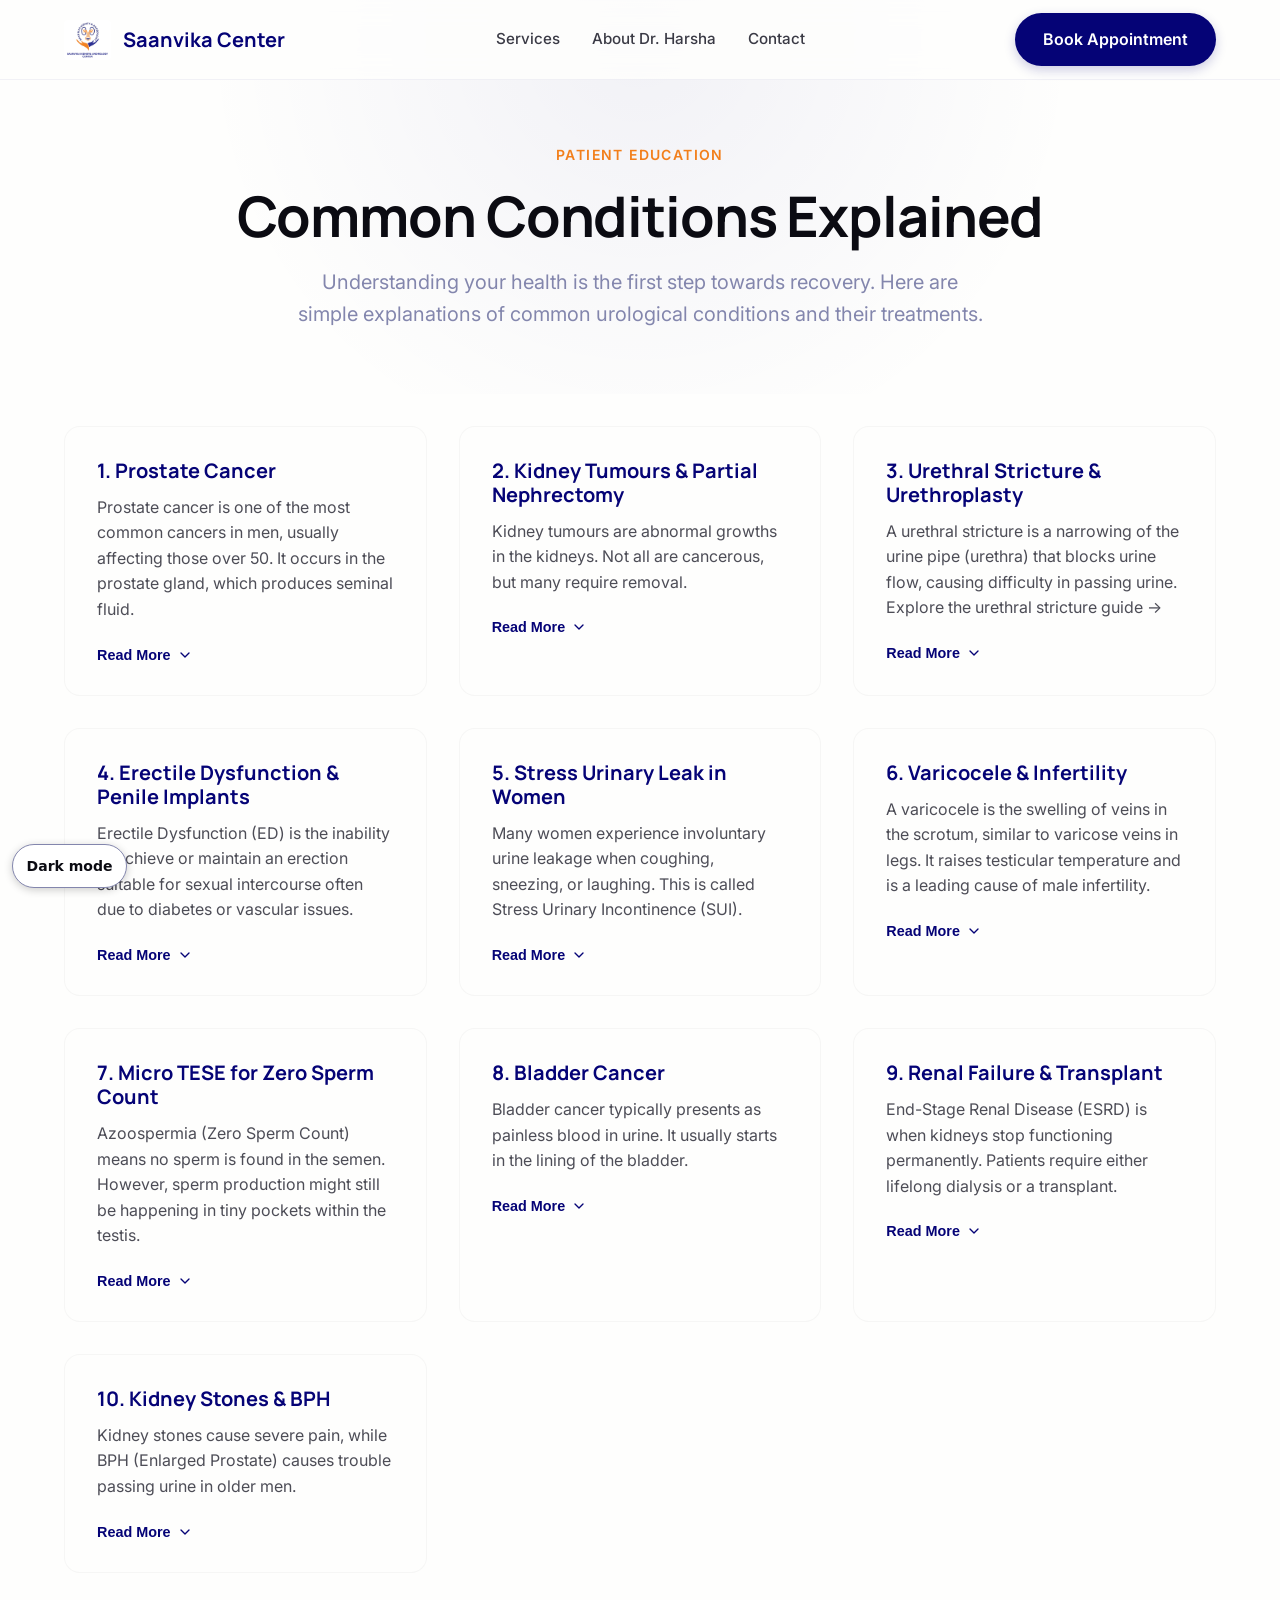
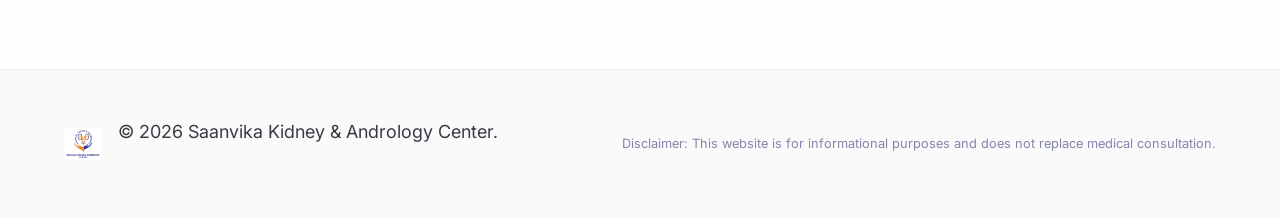
<file: conditions.html>
<!DOCTYPE html>
<html lang="en">

<head>
    <meta charset="UTF-8">
    <meta name="viewport" content="width=device-width, initial-scale=1.0">
    <meta name="description"
        content="Patient Education: Common Urological Conditions explained simply. Learn about Prostate Cancer, Kidney Stones, Urethroplasty, and more.">
    <title>Common Conditions | Saanvika Kidney & Andrology Center</title>

    <!-- Google Fonts -->
    <link rel="preconnect" href="https://fonts.googleapis.com">
    <link rel="preconnect" href="https://fonts.gstatic.com" crossorigin>
    <link
        href="https://fonts.googleapis.com/css2?family=Inter:wght@400;500;600&family=Manrope:wght@500;600;700;800&display=swap"
        rel="stylesheet">

    <!-- CSS -->
    <link rel="stylesheet" href="styles.css">
    <link rel="stylesheet" href="theme.css">
    <script src="theme.js"></script>

    <!-- Favicon -->
    <link rel="icon" type="image/jpg" href="assets/logo.jpg">
</head>

<body>

    <!-- Navigation -->
    <nav class="navbar" id="navbar">
        <div class="container nav-container">
            <a href="index.html" class="nav-logo" aria-label="Saanvika Kidney Center Home">
                <img src="assets/logo.jpg" alt="Saanvika Kidney & Andrology Center Logo">
                <span class="logo-text">Saanvika Center</span>
            </a>

            <div class="nav-links desktop-only">
                <a href="index.html#services" class="nav-link">Services</a>
                <a href="index.html#about" class="nav-link">About Dr. Harsha</a>
                <a href="index.html#contact" class="nav-link">Contact</a>
            </div>

            <div class="nav-actions desktop-only">
                <a href="index.html#booking" class="btn btn-primary">Book Appointment</a>
            </div>

            <button class="menu-toggle mobile-only" aria-label="Toggle menu" id="menu-toggle">
                <svg width="24" height="24" viewBox="0 0 24 24" fill="none" stroke="currentColor" stroke-width="2"
                    stroke-linecap="round" stroke-linejoin="round">
                    <line x1="3" y1="12" x2="21" y2="12"></line>
                    <line x1="3" y1="6" x2="21" y2="6"></line>
                    <line x1="3" y1="18" x2="21" y2="18"></line>
                </svg>
            </button>
        </div>

        <!-- Mobile Menu Drawer -->
        <div class="mobile-menu" id="mobile-menu">
            <div class="mobile-menu-content">
                <a href="index.html" class="mobile-link">Home</a>
                <a href="index.html#services" class="mobile-link">Services</a>
                <a href="index.html#contact" class="mobile-link">Contact Us</a>
            </div>
        </div>
    </nav>

    <main>
        <!-- Header -->
        <section class="cv-header">
            <div class="container reveal-up">
                <span class="overline">Patient Education</span>
                <h1>Common Conditions Explained</h1>
                <p>Understanding your health is the first step towards recovery. Here are simple explanations of common
                    urological conditions and their treatments.</p>
            </div>
        </section>

        <!-- Conditions Grid -->
        <section class="cv-section" style="padding-top: 2rem;">
            <div class="container">
                <div class="grid-layout">

                    <!-- 1. Prostate Cancer -->
                    <div class="service-card reveal-up">
                        <h3 style="color: var(--color-primary);">1. Prostate Cancer</h3>
                        <p>Prostate cancer is one of the most common cancers in men, usually affecting those over 50. It
                            occurs in the prostate gland, which produces seminal fluid.</p>
                        <div class="service-details">
                            <p><strong>Symptoms:</strong> Difficulty starting urination, weak urine flow, blood in urine
                                or semen, and bone pain in advanced stages.</p>
                            <p><strong>Treatment:</strong> Early detection through PSA screening is key. For localized
                                cancer, **Robotic Radical Prostatectomy** is the gold standard surgical treatment. It
                                offers
                                precise removal of the cancer while preserving urinary control and sexual function
                                helping
                                in faster recovery.</p>
                        </div>
                        <button class="service-toggle-btn">
                            Read More
                            <svg class="toggle-icon" width="16" height="16" viewBox="0 0 24 24" fill="none"
                                stroke="currentColor" stroke-width="2" stroke-linecap="round" stroke-linejoin="round">
                                <polyline points="6 9 12 15 18 9"></polyline>
                            </svg>
                        </button>
                    </div>

                    <!-- 2. Kidney Tumours -->
                    <div class="service-card reveal-up" style="transition-delay: 0.1s;">
                        <h3 style="color: var(--color-primary);">2. Kidney Tumours & Partial Nephrectomy</h3>
                        <p>Kidney tumours are abnormal growths in the kidneys. Not all are cancerous, but many require
                            removal.</p>
                        <div class="service-details">
                            <p><strong>Symptoms:</strong> Blood in urine (hematuria), persistent pain in the side or
                                back, and a palpable lump in the abdomen.</p>
                            <p><strong>Treatment:</strong> In the past, the entire kidney was often removed. Now, we
                                emphasize
                                **Partial Nephrectomy** (Nephron Sparing Surgery), especially for smaller tumours. This
                                complex procedure removes *only* the tumour while saving the healthy part of the kidney,
                                which is vital for long-term health.</p>
                        </div>
                        <button class="service-toggle-btn">
                            Read More
                            <svg class="toggle-icon" width="16" height="16" viewBox="0 0 24 24" fill="none"
                                stroke="currentColor" stroke-width="2" stroke-linecap="round" stroke-linejoin="round">
                                <polyline points="6 9 12 15 18 9"></polyline>
                            </svg>
                        </button>
                    </div>

                    <!-- 3. Urethral Stricture -->
                    <div class="service-card reveal-up" style="transition-delay: 0.2s;">
                        <h3 style="color: var(--color-primary);">3. Urethral Stricture & Urethroplasty</h3>
                        <p>A urethral stricture is a narrowing of the urine pipe (urethra) that blocks urine flow,
                            causing
                            difficulty in passing urine.</p>
                        <div class="service-details">
                            <p><strong>Symptoms:</strong> Straining to pass urine, weak or thin urine stream, frequent
                                urination, and a feeling of incomplete bladder emptying.</p>
                            <p><strong>Treatment:</strong> Simple cutting of the stricture (OIDM) often fails.
                                **Urethroplasty** is the definitive reconstructive surgery where we surgically repair
                                the narrowed segment, often using a graft from the mouth (Buccal Mucosa), to restore
                                normal flow permanently.</p>
                        </div>
                        <p><a href="urethral-stricture.html">Explore the urethral stricture guide &rarr;</a></p>
                        <button class="service-toggle-btn">
                            Read More
                            <svg class="toggle-icon" width="16" height="16" viewBox="0 0 24 24" fill="none"
                                stroke="currentColor" stroke-width="2" stroke-linecap="round" stroke-linejoin="round">
                                <polyline points="6 9 12 15 18 9"></polyline>
                            </svg>
                        </button>
                    </div>

                    <!-- 4. Erectile Dysfunction -->
                    <div class="service-card reveal-up">
                        <h3 style="color: var(--color-primary);">4. Erectile Dysfunction & Penile Implants</h3>
                        <p>Erectile Dysfunction (ED) is the inability to achieve or maintain an erection suitable for
                            sexual intercourse often due to diabetes or vascular issues.</p>
                        <div class="service-details">
                            <p><strong>Symptoms:</strong> Persistent trouble getting or keeping an erection and reduced
                                sexual desire.</p>
                            <p><strong>Treatment:</strong> When medicines fail, a **Penile Implant** is a life-changing
                                solution. It is a surgically placed device (malleable or inflatable) that allows a man
                                to have an erection whenever desired, restoring confidence and intimacy.</p>
                        </div>
                        <button class="service-toggle-btn">
                            Read More
                            <svg class="toggle-icon" width="16" height="16" viewBox="0 0 24 24" fill="none"
                                stroke="currentColor" stroke-width="2" stroke-linecap="round" stroke-linejoin="round">
                                <polyline points="6 9 12 15 18 9"></polyline>
                            </svg>
                        </button>
                    </div>

                    <!-- 5. Stress Urinary Leak -->
                    <div class="service-card reveal-up" style="transition-delay: 0.1s;">
                        <h3 style="color: var(--color-primary);">5. Stress Urinary Leak in Women</h3>
                        <p>Many women experience involuntary urine leakage when coughing, sneezing, or laughing. This is
                            called Stress Urinary Incontinence (SUI).</p>
                        <div class="service-details">
                            <p><strong>Symptoms:</strong> Unintentional urine leakage during physical activities like
                                coughing, sneezing, laughing, or exercising.</p>
                            <p><strong>Treatment:</strong> **Sling Surgery (TOT/TVT)** is a minimally invasive procedure
                                where a small tape is placed under the urethra to support it like a hammock. It
                                effectively stops leakage and drastically improves quality of life.</p>
                        </div>
                        <button class="service-toggle-btn">
                            Read More
                            <svg class="toggle-icon" width="16" height="16" viewBox="0 0 24 24" fill="none"
                                stroke="currentColor" stroke-width="2" stroke-linecap="round" stroke-linejoin="round">
                                <polyline points="6 9 12 15 18 9"></polyline>
                            </svg>
                        </button>
                    </div>

                    <!-- 6. Varicocele -->
                    <div class="service-card reveal-up" style="transition-delay: 0.2s;">
                        <h3 style="color: var(--color-primary);">6. Varicocele & Infertility</h3>
                        <p>A varicocele is the swelling of veins in the scrotum, similar to varicose veins in legs. It
                            raises testicular temperature and is a leading cause of male infertility.</p>
                        <div class="service-details">
                            <p><strong>Symptoms:</strong> Dull testicular pain, dragging sensation in the scrotum, or
                                visible enlarged veins (bag of worms).</p>
                            <p><strong>Treatment:</strong> **Microsurgical Varicocelectomy** is the best technique.
                                Using a high-powered microscope, we precisely tie off the swollen veins while preserving
                                arteries. This improves sperm count and quality with the highest success rates.</p>
                        </div>
                        <button class="service-toggle-btn">
                            Read More
                            <svg class="toggle-icon" width="16" height="16" viewBox="0 0 24 24" fill="none"
                                stroke="currentColor" stroke-width="2" stroke-linecap="round" stroke-linejoin="round">
                                <polyline points="6 9 12 15 18 9"></polyline>
                            </svg>
                        </button>
                    </div>

                    <!-- 7. Micro TESE -->
                    <div class="service-card reveal-up">
                        <h3 style="color: var(--color-primary);">7. Micro TESE for Zero Sperm Count</h3>
                        <p>Azoospermia (Zero Sperm Count) means no sperm is found in the semen. However, sperm
                            production might still be happening in tiny pockets within the testis.</p>
                        <div class="service-details">
                            <p><strong>Symptoms:</strong> Inability to conceive naturally despite regular attempts.
                                Semen analysis shows zero sperm count.</p>
                            <p><strong>Treatment:</strong> **Micro TESE** (Testicular Sperm Extraction) is an advanced
                                procedure where we map the testis under a microscope to find those rare healthy tubules
                                containing sperm, which can then be used for IVF/ICSI to father a biological child.</p>
                        </div>
                        <button class="service-toggle-btn">
                            Read More
                            <svg class="toggle-icon" width="16" height="16" viewBox="0 0 24 24" fill="none"
                                stroke="currentColor" stroke-width="2" stroke-linecap="round" stroke-linejoin="round">
                                <polyline points="6 9 12 15 18 9"></polyline>
                            </svg>
                        </button>
                    </div>

                    <!-- 8. Bladder Cancer -->
                    <div class="service-card reveal-up" style="transition-delay: 0.1s;">
                        <h3 style="color: var(--color-primary);">8. Bladder Cancer</h3>
                        <p>Bladder cancer typically presents as painless blood in urine. It usually starts in the lining
                            of the bladder.</p>
                        <div class="service-details">
                            <p><strong>Symptoms:</strong> Painless blood in urine (often visible), frequent need to
                                urinate, or pain during urination.</p>
                            <p><strong>Treatment:</strong> Early stages are treated endoscopically (TURBT). If the
                                cancer has invaded the muscle, the bladder may need removal (Radical Cystectomy). We can
                                often construct a **Neobladder** (new bladder from intestine), allowing the patient to
                                pass urine normally without a permanent external bag.</p>
                        </div>
                        <button class="service-toggle-btn">
                            Read More
                            <svg class="toggle-icon" width="16" height="16" viewBox="0 0 24 24" fill="none"
                                stroke="currentColor" stroke-width="2" stroke-linecap="round" stroke-linejoin="round">
                                <polyline points="6 9 12 15 18 9"></polyline>
                            </svg>
                        </button>
                    </div>

                    <!-- 9. Renal Failure -->
                    <div class="service-card reveal-up" style="transition-delay: 0.2s;">
                        <h3 style="color: var(--color-primary);">9. Renal Failure & Transplant</h3>
                        <p>End-Stage Renal Disease (ESRD) is when kidneys stop functioning permanently. Patients require
                            either lifelong dialysis or a transplant.</p>
                        <div class="service-details">
                            <p><strong>Symptoms:</strong> Severe fatigue, swollen feet or ankles, decreased urine
                                output, and nausea.</p>
                            <p><strong>Treatment:</strong> **Renal Transplant** is the treatment of choice. It offers a
                                much better quality of life and longer survival compared to dialysis. Advances in
                                surgery allow us to perform donor surgery laparoscopically, minimizing pain for the
                                donor.</p>
                        </div>
                        <button class="service-toggle-btn">
                            Read More
                            <svg class="toggle-icon" width="16" height="16" viewBox="0 0 24 24" fill="none"
                                stroke="currentColor" stroke-width="2" stroke-linecap="round" stroke-linejoin="round">
                                <polyline points="6 9 12 15 18 9"></polyline>
                            </svg>
                        </button>
                    </div>

                    <!-- 10. Kidney Stones & BPH -->
                    <div class="service-card reveal-up">
                        <h3 style="color: var(--color-primary);">10. Kidney Stones & BPH</h3>
                        <p>Kidney stones cause severe pain, while BPH (Enlarged Prostate) causes trouble passing urine
                            in older men.</p>
                        <div class="service-details">
                            <p><strong>Symptoms:</strong> <em>Stones:</em> Severe pain in back/side, nausea.
                                <em>BPH:</em> Weak stream, straining, frequent night-time urination.
                            </p>
                            <p><strong>Treatment:</strong> We treat stones using laser (RIRS) or keyhole surgery (PCNL)
                                without open cuts. For BPH, we use laser enucleation (HoLEP) or TURP to remove blocking
                                tissue, restoring free urine flow immediately.</p>
                        </div>
                        <button class="service-toggle-btn">
                            Read More
                            <svg class="toggle-icon" width="16" height="16" viewBox="0 0 24 24" fill="none"
                                stroke="currentColor" stroke-width="2" stroke-linecap="round" stroke-linejoin="round">
                                <polyline points="6 9 12 15 18 9"></polyline>
                            </svg>
                        </button>
                    </div>

                </div>
            </div>
        </section>
    </main>

    <!-- Footer -->
    <footer>
        <div class="container footer-container">
            <div class="footer-left">
                <img src="assets/logo.jpg" alt="Logo" class="footer-logo">
                <p>&copy; <span id="year">2026</span> Saanvika Kidney & Andrology Center.</p>
            </div>
            <div class="footer-right">
                <p class="disclaimer">Disclaimer: This website is for informational purposes and does not replace
                    medical consultation.</p>
            </div>
        </div>
    </footer>

    <script>
        document.addEventListener('DOMContentLoaded', () => {
            initNavbar();
            initMobileMenu();
            initAnimations();
            initServiceCards();
        });

        function initNavbar() {
            const navbar = document.getElementById('navbar');
            window.addEventListener('scroll', () => {
                if (window.scrollY > 50) {
                    navbar.classList.add('scrolled');
                } else {
                    navbar.classList.remove('scrolled');
                }
            });
        }

        function initMobileMenu() {
            const menuToggle = document.getElementById('menu-toggle');
            const mobileMenu = document.getElementById('mobile-menu');
            if (menuToggle && mobileMenu) {
                menuToggle.addEventListener('click', () => {
                    mobileMenu.classList.toggle('active');
                });
            }
        }

        function initAnimations() {
            const observerOptions = {
                root: null,
                rootMargin: '0px',
                threshold: 0.1
            };
            const observer = new IntersectionObserver((entries, observer) => {
                entries.forEach(entry => {
                    if (entry.isIntersecting) {
                        entry.target.classList.add('active-reveal');
                        observer.unobserve(entry.target);
                    }
                });
            }, observerOptions);
            document.querySelectorAll('.reveal-up').forEach(el => observer.observe(el));
        }

        function initServiceCards() {
            const cards = document.querySelectorAll('.service-card');

            cards.forEach(card => {
                card.style.cursor = 'pointer';
                card.addEventListener('click', (e) => {
                    // Close other cards (Accordion behavior)
                    cards.forEach(c => {
                        if (c !== card) {
                            c.classList.remove('active');
                            const btn = c.querySelector('.service-toggle-btn');
                            if (btn && btn.childNodes[0]) btn.childNodes[0].nodeValue = "Read More ";
                        }
                    });

                    // Toggle current
                    const isActive = card.classList.toggle('active');

                    // Update button text
                    const btn = card.querySelector('.service-toggle-btn');
                    if (btn && btn.childNodes[0]) {
                        btn.childNodes[0].nodeValue = isActive ? "Read Less " : "Read More ";
                    }
                });
            });
        }
    </script>
</body>

</html>
</file>
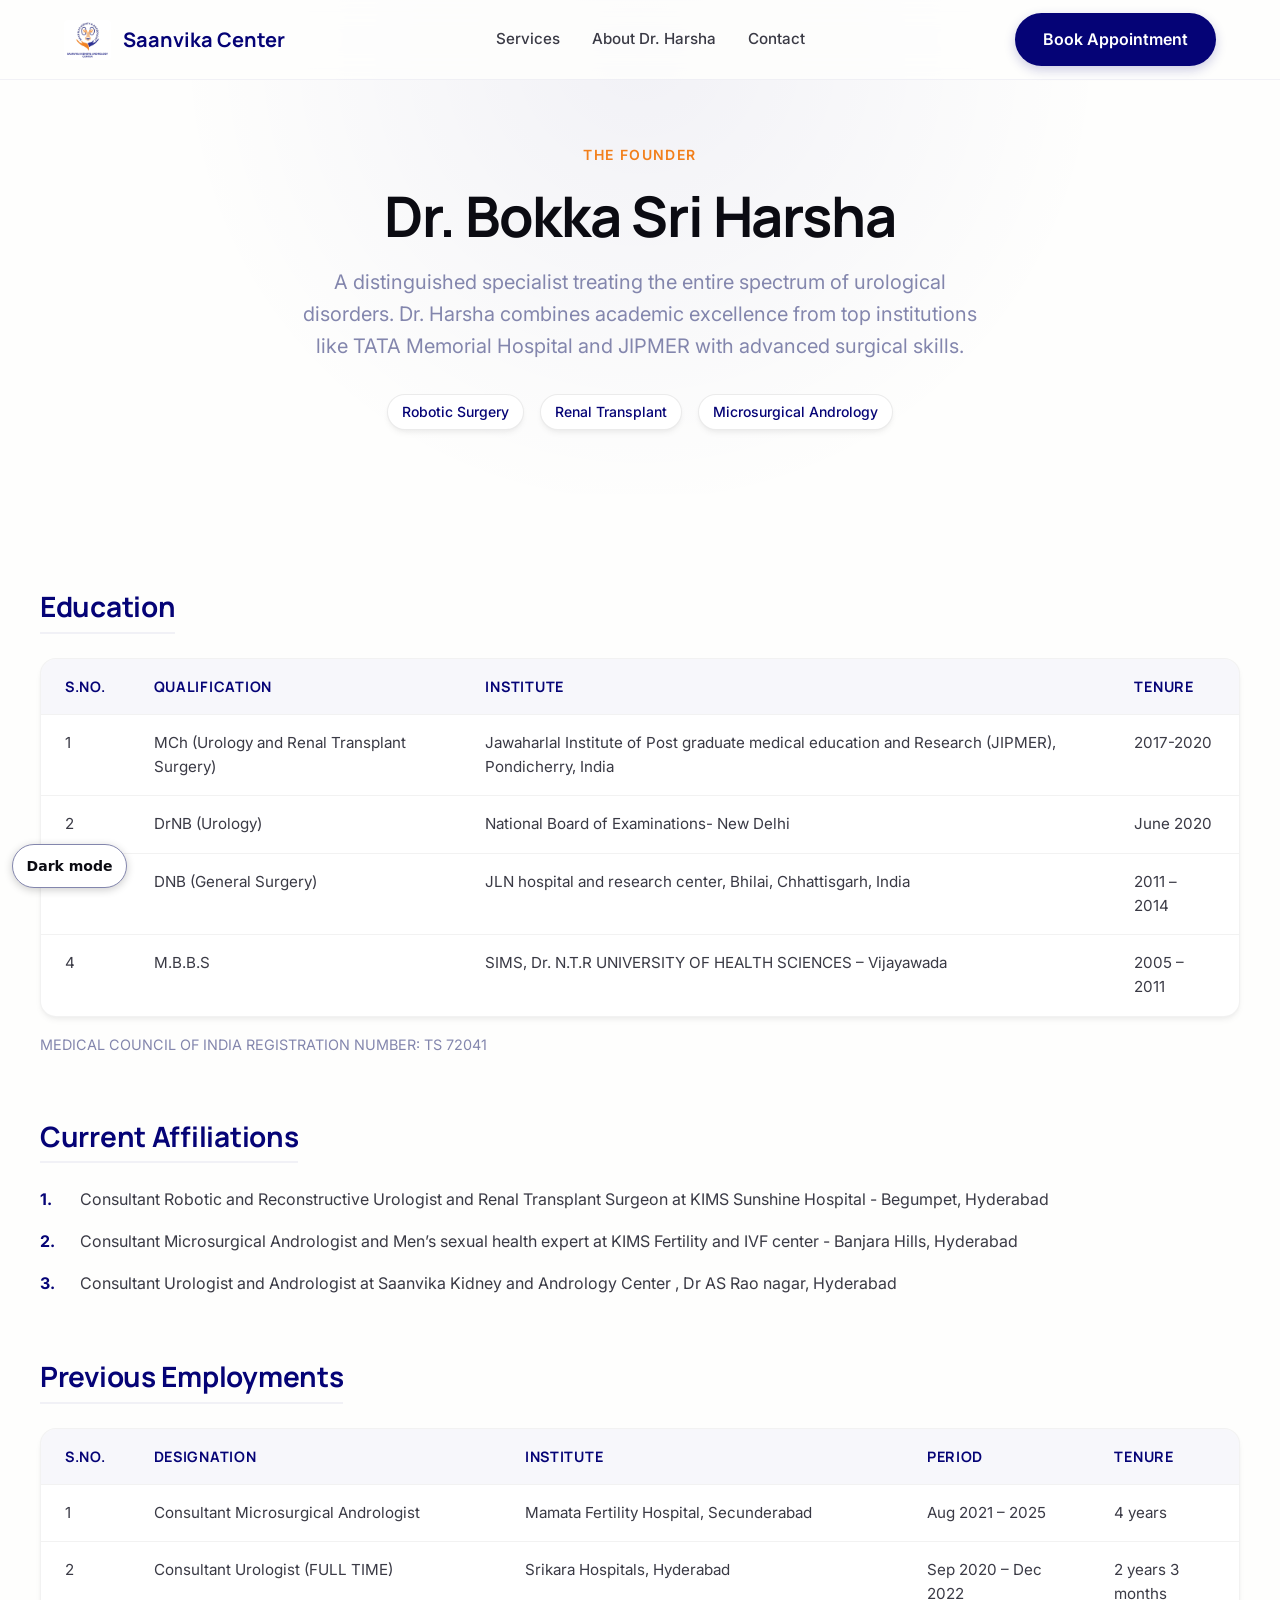
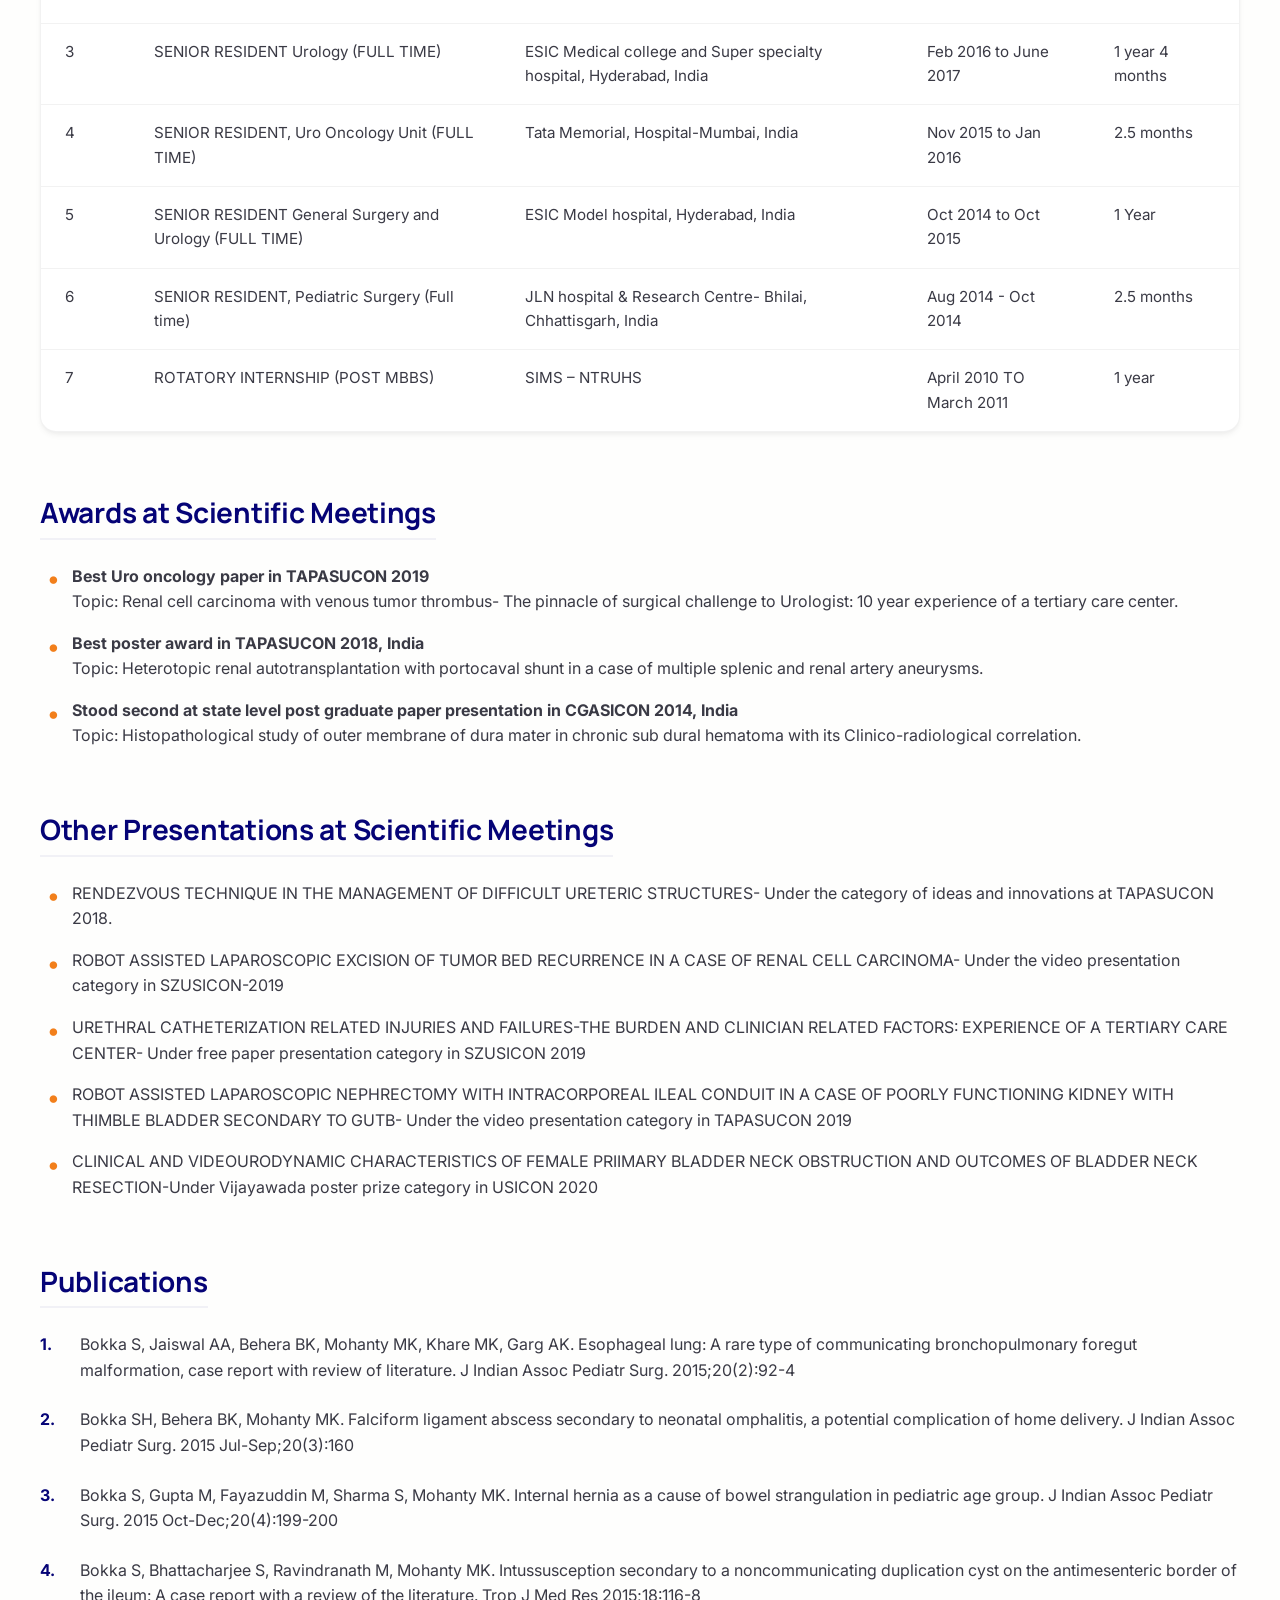
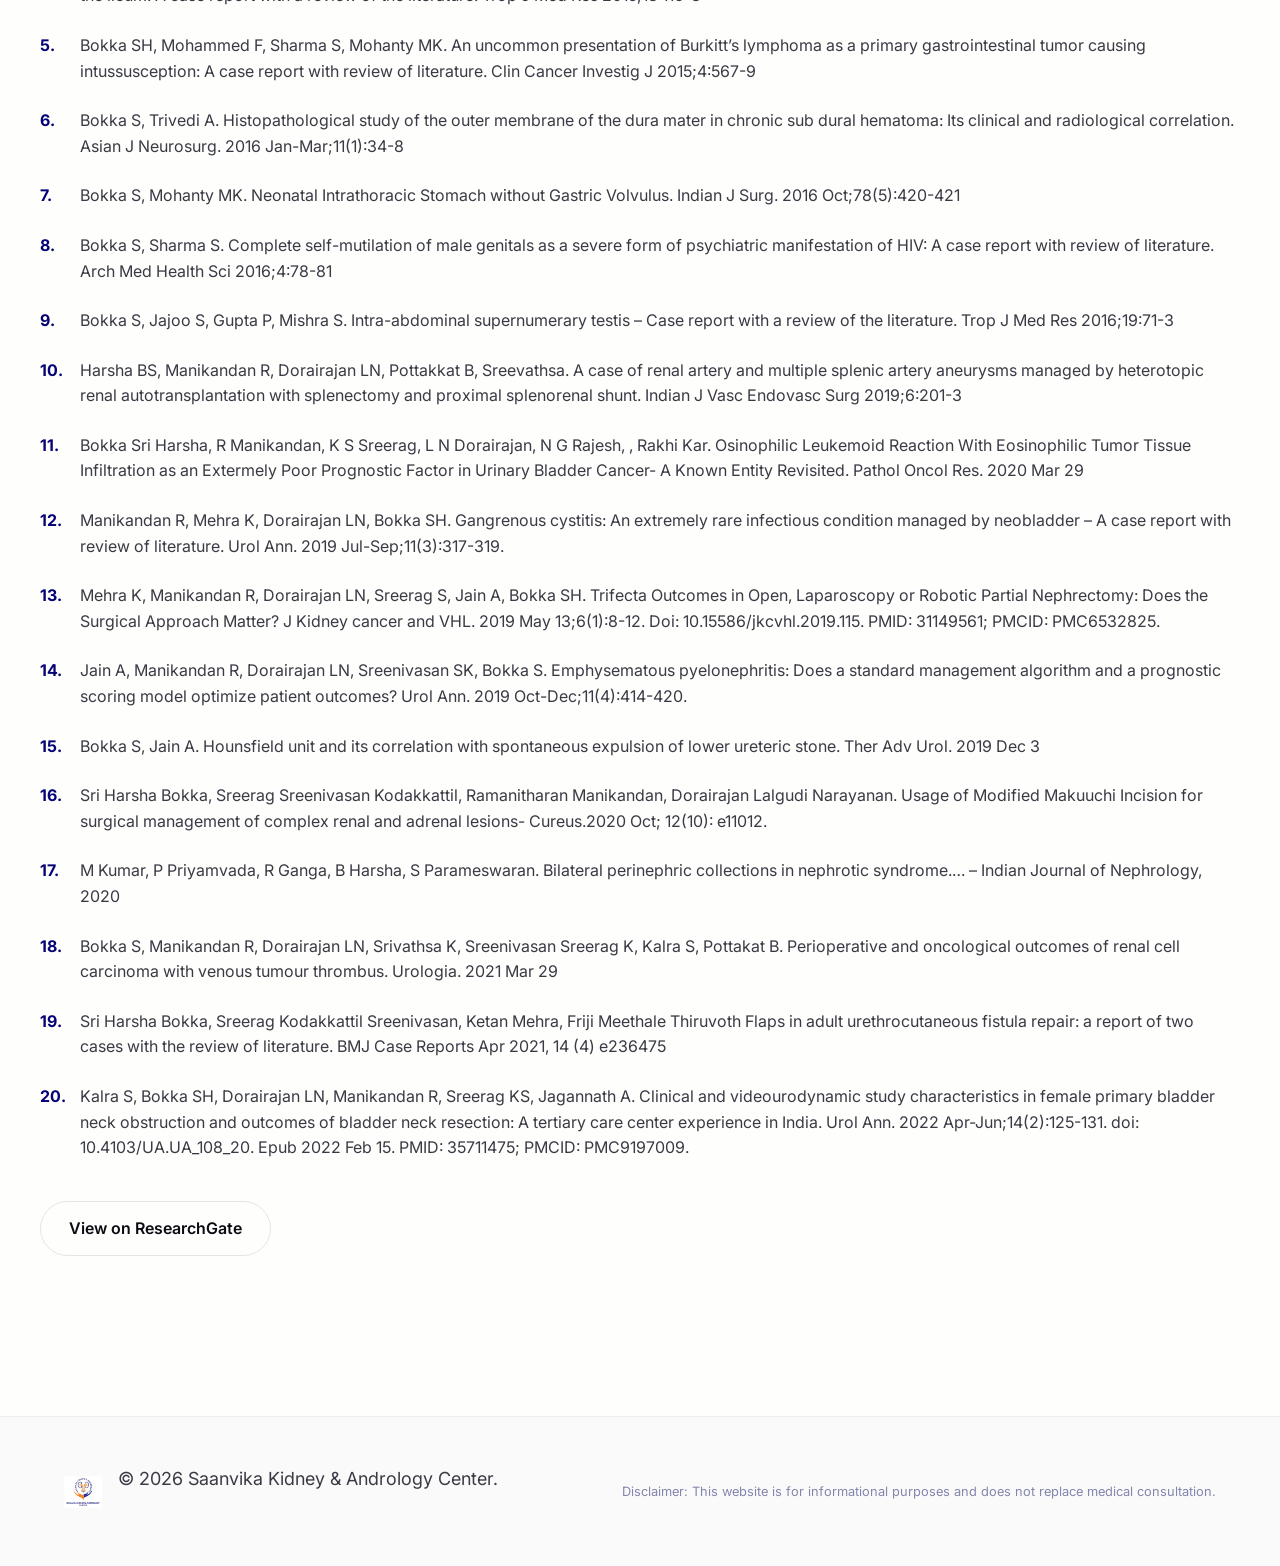
<file: founder.html>
<!DOCTYPE html>
<html lang="en">

<head>
    <meta charset="UTF-8">
    <meta name="viewport" content="width=device-width, initial-scale=1.0">
    <meta name="description"
        content="Dr. Bokka Sri Harsha - Founder of Saanvika Kidney & Andrology Center. Distinguished Urologist and Andrologist with expertise in Robotic Surgery and Renal Transplant.">
    <title>Dr. Bokka Sri Harsha | Founder - Saanvika Kidney & Andrology Center</title>

    <!-- Google Fonts -->
    <link rel="preconnect" href="https://fonts.googleapis.com">
    <link rel="preconnect" href="https://fonts.gstatic.com" crossorigin>
    <link
        href="https://fonts.googleapis.com/css2?family=Inter:wght@400;500;600&family=Manrope:wght@500;600;700;800&display=swap"
        rel="stylesheet">

    <!-- CSS -->
    <link rel="stylesheet" href="styles.css">
    <link rel="stylesheet" href="theme.css">
    <script src="theme.js"></script>

    <!-- Favicon -->
    <link rel="icon" type="image/jpg" href="assets/logo.jpg">
</head>

<body>

    <!-- Navigation -->
    <nav class="navbar" id="navbar">
        <div class="container nav-container">
            <a href="index.html" class="nav-logo" aria-label="Saanvika Kidney Center Home">
                <img src="assets/logo.jpg" alt="Saanvika Kidney & Andrology Center Logo">
                <span class="logo-text">Saanvika Center</span>
            </a>

            <div class="nav-links desktop-only">
                <a href="index.html#services" class="nav-link">Services</a>
                <a href="index.html#about" class="nav-link">About Dr. Harsha</a>
                <a href="index.html#contact" class="nav-link">Contact</a>
            </div>

            <div class="nav-actions desktop-only">
                <a href="index.html#booking" class="btn btn-primary">Book Appointment</a>
            </div>

            <button class="menu-toggle mobile-only" aria-label="Toggle menu" id="menu-toggle">
                <svg width="24" height="24" viewBox="0 0 24 24" fill="none" stroke="currentColor" stroke-width="2"
                    stroke-linecap="round" stroke-linejoin="round">
                    <line x1="3" y1="12" x2="21" y2="12"></line>
                    <line x1="3" y1="6" x2="21" y2="6"></line>
                    <line x1="3" y1="18" x2="21" y2="18"></line>
                </svg>
            </button>
        </div>

        <!-- Mobile Menu Drawer -->
        <div class="mobile-menu" id="mobile-menu">
            <div class="mobile-menu-content">
                <a href="index.html" class="mobile-link">Home</a>
                <a href="index.html#services" class="mobile-link">Services</a>
                <a href="index.html#contact" class="mobile-link">Contact Us</a>
            </div>
        </div>
    </nav>
    <main>
        <!-- CV Header -->
        <section class="cv-header">
            <div class="container reveal-up">
                <span class="overline">The Founder</span>
                <h1>Dr. Bokka Sri Harsha</h1>
                <p>A distinguished specialist treating the entire spectrum of urological disorders. Dr. Harsha combines
                    academic excellence from top institutions like TATA Memorial Hospital and JIPMER with advanced
                    surgical skills.</p>
                <div style="margin-top: 2rem; display: flex; gap: 1rem; justify-content: center; flex-wrap: wrap;">
                    <div class="chip">Robotic Surgery</div>
                    <div class="chip">Renal Transplant</div>
                    <div class="chip">Microsurgical Andrology</div>
                </div>
            </div>
        </section>

        <div class="container cv-section">

            <!-- Education -->
            <div class="cv-block reveal-up">
                <h2>Education</h2>
                <div class="cv-table-container">
                    <table class="cv-table">
                        <thead>
                            <tr>
                                <th>S.No.</th>
                                <th>Qualification</th>
                                <th>Institute</th>
                                <th>Tenure</th>
                            </tr>
                        </thead>
                        <tbody>
                            <tr>
                                <td>1</td>
                                <td>MCh (Urology and Renal Transplant Surgery)</td>
                                <td>Jawaharlal Institute of Post graduate medical education and Research (JIPMER),
                                    Pondicherry, India</td>
                                <td>2017-2020</td>
                            </tr>
                            <tr>
                                <td>2</td>
                                <td>DrNB (Urology)</td>
                                <td>National Board of Examinations- New Delhi</td>
                                <td>June 2020</td>
                            </tr>
                            <tr>
                                <td>3</td>
                                <td>DNB (General Surgery)</td>
                                <td>JLN hospital and research center, Bhilai, Chhattisgarh, India</td>
                                <td>2011 – 2014</td>
                            </tr>
                            <tr>
                                <td>4</td>
                                <td>M.B.B.S</td>
                                <td>SIMS, Dr. N.T.R UNIVERSITY OF HEALTH SCIENCES – Vijayawada</td>
                                <td>2005 – 2011</td>
                            </tr>
                        </tbody>
                    </table>
                </div>
                <p style="font-size: 0.9rem; color: var(--color-slate); margin-top: -1rem;">MEDICAL COUNCIL OF INDIA
                    REGISTRATION NUMBER: TS 72041</p>
            </div>

            <!-- Current Affiliations -->
            <div class="cv-block reveal-up">
                <h2>Current Affiliations</h2>
                <ul class="cv-list numbered">
                    <li>Consultant Robotic and Reconstructive Urologist and Renal Transplant Surgeon at KIMS Sunshine
                        Hospital - Begumpet, Hyderabad</li>
                    <li>Consultant Microsurgical Andrologist and Men’s sexual health expert at KIMS Fertility and IVF
                        center - Banjara Hills, Hyderabad</li>
                    <li>Consultant Urologist and Andrologist at Saanvika Kidney and Andrology Center , Dr AS Rao nagar,
                        Hyderabad</li>
                </ul>
            </div>

            <!-- Previous Employments -->
            <div class="cv-block reveal-up">
                <h2>Previous Employments</h2>
                <div class="cv-table-container">
                    <table class="cv-table">
                        <thead>
                            <tr>
                                <th>S.No.</th>
                                <th>Designation</th>
                                <th>Institute</th>
                                <th>Period</th>
                                <th>Tenure</th>
                            </tr>
                        </thead>
                        <tbody>
                            <tr>
                                <td>1</td>
                                <td>Consultant Microsurgical Andrologist</td>
                                <td>Mamata Fertility Hospital, Secunderabad</td>
                                <td>Aug 2021 – 2025</td>
                                <td>4 years</td>
                            </tr>
                            <tr>
                                <td>2</td>
                                <td>Consultant Urologist (FULL TIME)</td>
                                <td>Srikara Hospitals, Hyderabad</td>
                                <td>Sep 2020 – Dec 2022</td>
                                <td>2 years 3 months</td>
                            </tr>
                            <tr>
                                <td>3</td>
                                <td>SENIOR RESIDENT Urology (FULL TIME)</td>
                                <td>ESIC Medical college and Super specialty hospital, Hyderabad, India</td>
                                <td>Feb 2016 to June 2017</td>
                                <td>1 year 4 months</td>
                            </tr>
                            <tr>
                                <td>4</td>
                                <td>SENIOR RESIDENT, Uro Oncology Unit (FULL TIME)</td>
                                <td>Tata Memorial, Hospital-Mumbai, India</td>
                                <td>Nov 2015 to Jan 2016</td>
                                <td>2.5 months</td>
                            </tr>
                            <tr>
                                <td>5</td>
                                <td>SENIOR RESIDENT General Surgery and Urology (FULL TIME)</td>
                                <td>ESIC Model hospital, Hyderabad, India</td>
                                <td>Oct 2014 to Oct 2015</td>
                                <td>1 Year</td>
                            </tr>
                            <tr>
                                <td>6</td>
                                <td>SENIOR RESIDENT, Pediatric Surgery (Full time)</td>
                                <td>JLN hospital & Research Centre- Bhilai, Chhattisgarh, India</td>
                                <td>Aug 2014 - Oct 2014</td>
                                <td>2.5 months</td>
                            </tr>
                            <tr>
                                <td>7</td>
                                <td>ROTATORY INTERNSHIP (POST MBBS)</td>
                                <td>SIMS – NTRUHS</td>
                                <td>April 2010 TO March 2011</td>
                                <td>1 year</td>
                            </tr>
                        </tbody>
                    </table>
                </div>
            </div>

            <!-- Awards -->
            <div class="cv-block reveal-up">
                <h2>Awards at Scientific Meetings</h2>
                <ul class="cv-list">
                    <li><strong>Best Uro oncology paper in TAPASUCON 2019</strong><br>Topic: Renal cell carcinoma with
                        venous tumor thrombus- The pinnacle of surgical challenge to Urologist: 10 year experience of a
                        tertiary care center.</li>
                    <li><strong>Best poster award in TAPASUCON 2018, India</strong><br>Topic: Heterotopic renal
                        autotransplantation with portocaval shunt in a case of multiple splenic and renal artery
                        aneurysms.</li>
                    <li><strong>Stood second at state level post graduate paper presentation in CGASICON 2014,
                            India</strong><br>Topic: Histopathological study of outer membrane of dura mater in chronic
                        sub dural hematoma with its Clinico-radiological correlation.</li>
                </ul>
            </div>

            <!-- Other Presentations -->
            <div class="cv-block reveal-up">
                <h2>Other Presentations at Scientific Meetings</h2>
                <ul class="cv-list">
                    <li>RENDEZVOUS TECHNIQUE IN THE MANAGEMENT OF DIFFICULT URETERIC STRUCTURES- Under the category of
                        ideas and innovations at TAPASUCON 2018.</li>
                    <li>ROBOT ASSISTED LAPAROSCOPIC EXCISION OF TUMOR BED RECURRENCE IN A CASE OF RENAL CELL CARCINOMA-
                        Under the video presentation category in SZUSICON-2019</li>
                    <li>URETHRAL CATHETERIZATION RELATED INJURIES AND FAILURES-THE BURDEN AND CLINICIAN RELATED FACTORS:
                        EXPERIENCE OF A TERTIARY CARE CENTER- Under free paper presentation category in SZUSICON 2019
                    </li>
                    <li>ROBOT ASSISTED LAPAROSCOPIC NEPHRECTOMY WITH INTRACORPOREAL ILEAL CONDUIT IN A CASE OF POORLY
                        FUNCTIONING KIDNEY WITH THIMBLE BLADDER SECONDARY TO GUTB- Under the video presentation category
                        in TAPASUCON 2019</li>
                    <li>CLINICAL AND VIDEOURODYNAMIC CHARACTERISTICS OF FEMALE PRIIMARY BLADDER NECK OBSTRUCTION AND
                        OUTCOMES OF BLADDER NECK RESECTION-Under Vijayawada poster prize category in USICON 2020</li>
                </ul>
            </div>

            <!-- Publications -->
            <div class="cv-block reveal-up">
                <h2>Publications</h2>
                <ol class="cv-list numbered">
                    <li class="publication-item">Bokka S, Jaiswal AA, Behera BK, Mohanty MK, Khare MK, Garg AK.
                        Esophageal lung: A rare type of communicating bronchopulmonary foregut malformation, case report
                        with review of literature. J Indian Assoc Pediatr Surg. 2015;20(2):92-4</li>
                    <li class="publication-item">Bokka SH, Behera BK, Mohanty MK. Falciform ligament abscess secondary
                        to neonatal omphalitis, a potential complication of home delivery. J Indian Assoc Pediatr Surg.
                        2015 Jul-Sep;20(3):160</li>
                    <li class="publication-item">Bokka S, Gupta M, Fayazuddin M, Sharma S, Mohanty MK. Internal hernia
                        as a cause of bowel strangulation in pediatric age group. J Indian Assoc Pediatr Surg. 2015
                        Oct-Dec;20(4):199-200</li>
                    <li class="publication-item">Bokka S, Bhattacharjee S, Ravindranath M, Mohanty MK. Intussusception
                        secondary to a noncommunicating duplication cyst on the antimesenteric border of the ileum: A
                        case report with a review of the literature. Trop J Med Res 2015;18:116-8</li>
                    <li class="publication-item">Bokka SH, Mohammed F, Sharma S, Mohanty MK. An uncommon presentation of
                        Burkitt’s lymphoma as a primary gastrointestinal tumor causing intussusception: A case report
                        with review of literature. Clin Cancer Investig J 2015;4:567-9</li>
                    <li class="publication-item">Bokka S, Trivedi A. Histopathological study of the outer membrane of
                        the dura mater in chronic sub dural hematoma: Its clinical and radiological correlation. Asian J
                        Neurosurg. 2016 Jan-Mar;11(1):34-8</li>
                    <li class="publication-item">Bokka S, Mohanty MK. Neonatal Intrathoracic Stomach without Gastric
                        Volvulus. Indian J Surg. 2016 Oct;78(5):420-421</li>
                    <li class="publication-item">Bokka S, Sharma S. Complete self-mutilation of male genitals as a
                        severe form of psychiatric manifestation of HIV: A case report with review of literature. Arch
                        Med Health Sci 2016;4:78-81</li>
                    <li class="publication-item">Bokka S, Jajoo S, Gupta P, Mishra S. Intra-abdominal supernumerary
                        testis – Case report with a review of the literature. Trop J Med Res 2016;19:71-3</li>
                    <li class="publication-item">Harsha BS, Manikandan R, Dorairajan LN, Pottakkat B, Sreevathsa. A case
                        of renal artery and multiple splenic artery aneurysms managed by heterotopic renal
                        autotransplantation with splenectomy and proximal splenorenal shunt. Indian J Vasc Endovasc Surg
                        2019;6:201-3</li>
                    <li class="publication-item">Bokka Sri Harsha, R Manikandan, K S Sreerag, L N Dorairajan, N G
                        Rajesh, , Rakhi Kar. Osinophilic Leukemoid Reaction With Eosinophilic Tumor Tissue Infiltration
                        as an Extermely Poor Prognostic Factor in Urinary Bladder Cancer- A Known Entity Revisited.
                        Pathol Oncol Res. 2020 Mar 29</li>
                    <li class="publication-item">Manikandan R, Mehra K, Dorairajan LN, Bokka SH. Gangrenous cystitis: An
                        extremely rare infectious condition managed by neobladder – A case report with review of
                        literature. Urol Ann. 2019 Jul-Sep;11(3):317-319.</li>
                    <li class="publication-item">Mehra K, Manikandan R, Dorairajan LN, Sreerag S, Jain A, Bokka SH.
                        Trifecta Outcomes in Open, Laparoscopy or Robotic Partial Nephrectomy: Does the Surgical
                        Approach Matter? J Kidney cancer and VHL. 2019 May 13;6(1):8-12. Doi: 10.15586/jkcvhl.2019.115.
                        PMID: 31149561; PMCID: PMC6532825.</li>
                    <li class="publication-item">Jain A, Manikandan R, Dorairajan LN, Sreenivasan SK, Bokka S.
                        Emphysematous pyelonephritis: Does a standard management algorithm and a prognostic scoring
                        model optimize patient outcomes? Urol Ann. 2019 Oct-Dec;11(4):414-420.</li>
                    <li class="publication-item">Bokka S, Jain A. Hounsfield unit and its correlation with spontaneous
                        expulsion of lower ureteric stone. Ther Adv Urol. 2019 Dec 3</li>
                    <li class="publication-item">Sri Harsha Bokka, Sreerag Sreenivasan Kodakkattil, Ramanitharan
                        Manikandan, Dorairajan Lalgudi Narayanan. Usage of Modified Makuuchi Incision for surgical
                        management of complex renal and adrenal lesions- Cureus.2020 Oct; 12(10): e11012.</li>
                    <li class="publication-item">M Kumar, P Priyamvada, R Ganga, B Harsha, S Parameswaran. Bilateral
                        perinephric collections in nephrotic syndrome.… – Indian Journal of Nephrology, 2020</li>
                    <li class="publication-item">Bokka S, Manikandan R, Dorairajan LN, Srivathsa K, Sreenivasan Sreerag
                        K, Kalra S, Pottakat B. Perioperative and oncological outcomes of renal cell carcinoma with
                        venous tumour thrombus. Urologia. 2021 Mar 29</li>
                    <li class="publication-item">Sri Harsha Bokka, Sreerag Kodakkattil Sreenivasan, Ketan Mehra, Friji
                        Meethale Thiruvoth Flaps in adult urethrocutaneous fistula repair: a report of two cases with
                        the review of literature. BMJ Case Reports Apr 2021, 14 (4) e236475</li>
                    <li class="publication-item">Kalra S, Bokka SH, Dorairajan LN, Manikandan R, Sreerag KS, Jagannath
                        A. Clinical and videourodynamic study characteristics in female primary bladder neck obstruction
                        and outcomes of bladder neck resection: A tertiary care center experience in India. Urol Ann.
                        2022 Apr-Jun;14(2):125-131. doi: 10.4103/UA.UA_108_20. Epub 2022 Feb 15. PMID: 35711475; PMCID:
                        PMC9197009.</li>
                </ol>
                <a href="https://www.researchgate.net/profile/Sri-Harsha-Bokka-2" target="_blank"
                    class="btn btn-outline" style="margin-top: 1rem;">View on ResearchGate</a>
            </div>

        </div>
    </main>

    <!-- Footer -->
    <footer>
        <div class="container footer-container">
            <div class="footer-left">
                <img src="assets/logo.jpg" alt="Logo" class="footer-logo">
                <p>&copy; <span id="year">2026</span> Saanvika Kidney & Andrology Center.</p>
            </div>
            <div class="footer-right">
                <p class="disclaimer">Disclaimer: This website is for informational purposes and does not replace
                    medical consultation.</p>
            </div>
        </div>
    </footer>

    <!-- Simple Script for Menu & Animations on this page -->
    <script>
        document.addEventListener('DOMContentLoaded', () => {
            // Mobile Menu
            const menuToggle = document.getElementById('menu-toggle');
            const mobileMenu = document.getElementById('mobile-menu');
            if (menuToggle && mobileMenu) {
                menuToggle.addEventListener('click', () => {
                    mobileMenu.classList.toggle('active');
                });
            }

            // Navbar Scroll
            const navbar = document.getElementById('navbar');
            window.addEventListener('scroll', () => {
                if (window.scrollY > 50) {
                    navbar.classList.add('scrolled');
                } else {
                    navbar.classList.remove('scrolled');
                }
            });

            // Reveal Animation
            const observerOptions = {
                root: null,
                rootMargin: '0px',
                threshold: 0.1
            };
            const observer = new IntersectionObserver((entries, observer) => {
                entries.forEach(entry => {
                    if (entry.isIntersecting) {
                        entry.target.classList.add('active-reveal');
                        observer.unobserve(entry.target);
                    }
                });
            }, observerOptions);
            document.querySelectorAll('.reveal-up').forEach(el => observer.observe(el));
        });
    </script>
</body>

</html>
</file>
<file: styles.css>
/* 
   Saanvika Kidney & Andrology Center 
   Premium Medical Design System 
*/

:root {
    /* Color System */
    --color-primary: #050376;
    --color-primary-light: #2F338E;
    --color-accent: #F27F1B;
    --color-slate: #8386AD;
    --color-neutral: #DBCBC4;
    --color-bg: #FEFEFD;
    --color-text-dark: #0B0B12;
    --color-text-body: #3A3A45;
    --color-text-light: #F5F6FA;
    --color-surface: #FFFFFF;

    /* Spacing & Layout */
    --container-width: 1200px;
    --container-padding: 24px;
    --header-height: 80px;

    /* Effects */
    --shadow-sm: 0 4px 6px -1px rgba(0, 0, 0, 0.05), 0 2px 4px -1px rgba(0, 0, 0, 0.03);
    --shadow-md: 0 10px 15px -3px rgba(5, 3, 118, 0.08), 0 4px 6px -2px rgba(5, 3, 118, 0.04);
    --shadow-lg: 0 20px 25px -5px rgba(5, 3, 118, 0.1), 0 10px 10px -5px rgba(5, 3, 118, 0.04);
    --radius-sm: 8px;
    --radius-md: 16px;
    --radius-lg: 24px;
    --radius-full: 9999px;

    /* Transitions */
    --transition-fast: 0.2s cubic-bezier(0.4, 0, 0.2, 1);
    --transition-smooth: 0.4s cubic-bezier(0.2, 0.8, 0.2, 1);
}

/* Base & Reset */
*,
*::before,
*::after {
    margin: 0;
    padding: 0;
    box-sizing: border-box;
}

html {
    scroll-behavior: smooth;
    -webkit-font-smoothing: antialiased;
}

body {
    font-family: 'Inter', sans-serif;
    background-color: var(--color-bg);
    color: var(--color-text-body);
    line-height: 1.6;
    overflow-x: hidden;
}

h1,
h2,
h3,
h4,
h5,
h6 {
    font-family: 'Manrope', sans-serif;
    color: var(--color-text-dark);
    line-height: 1.2;
    font-weight: 700;
}

a {
    text-decoration: none;
    color: inherit;
    transition: var(--transition-fast);
}

ul {
    list-style: none;
}

img,
video,
iframe {
    max-width: 100%;
    display: block;
}

/* Utilities */
.container {
    max-width: var(--container-width);
    margin: 0 auto;
    padding: 0 var(--container-padding);
}

.text-gradient {
    background: linear-gradient(135deg, var(--color-primary), var(--color-accent));
    -webkit-background-clip: text;
    background-clip: text;
    -webkit-text-fill-color: transparent;
    color: transparent;
}

.overline {
    display: block;
    text-transform: uppercase;
    font-size: 0.875rem;
    letter-spacing: 0.1em;
    font-weight: 600;
    color: var(--color-accent);
    margin-bottom: 1rem;
}

.center-text {
    text-align: center;
}

/* Typography */
h1 {
    font-size: clamp(2.5rem, 5vw, 4rem);
    margin-bottom: 1.5rem;
    letter-spacing: -0.02em;
}

h2 {
    font-size: clamp(2rem, 4vw, 3rem);
    margin-bottom: 1rem;
    letter-spacing: -0.01em;
}

h3 {
    font-size: 1.5rem;
    margin-bottom: 0.75rem;
}

p {
    margin-bottom: 1.5rem;
    font-size: 1.125rem;
}

/* Buttons */
.btn {
    display: inline-flex;
    align-items: center;
    justify-content: center;
    padding: 0.875rem 1.75rem;
    font-weight: 600;
    border-radius: var(--radius-full);
    font-size: 1rem;
    cursor: pointer;
    transition: all var(--transition-fast);
    border: none;
}

.btn-sm {
    padding: 0.5rem 1rem;
    font-size: 0.875rem;
}

.btn-primary {
    background-color: var(--color-primary);
    color: #fff;
    box-shadow: 0 4px 12px rgba(5, 3, 118, 0.2);
}

.btn-primary:hover {
    background-color: var(--color-primary-light);
    transform: translateY(-2px);
    box-shadow: 0 8px 16px rgba(5, 3, 118, 0.3);
}

.btn-secondary {
    background-color: transparent;
    color: var(--color-primary);
    border: 1px solid rgba(5, 3, 118, 0.1);
}

.btn-secondary:hover {
    background-color: rgba(5, 3, 118, 0.05);
}

.btn-outline {
    background-color: transparent;
    color: var(--color-text-dark);
    border: 1px solid rgba(0, 0, 0, 0.1);
}

.btn-outline:hover {
    border-color: var(--color-primary);
    color: var(--color-primary);
}

/* Navigation - Glassmorphism */
.navbar {
    position: fixed;
    top: 0;
    left: 0;
    width: 100%;
    height: var(--header-height);
    background: rgba(254, 254, 253, 0.85);
    /* Off-white with opacity */
    backdrop-filter: blur(12px);
    -webkit-backdrop-filter: blur(12px);
    z-index: 1000;
    display: flex;
    align-items: center;
    border-bottom: 1px solid rgba(5, 3, 118, 0.05);
    transition: all 0.3s ease;
}

.navbar.scrolled {
    height: 70px;
    background: rgba(254, 254, 253, 0.95);
    box-shadow: 0 4px 20px rgba(0, 0, 0, 0.05);
}

.nav-container {
    display: flex;
    justify-content: space-between;
    align-items: center;
    width: 100%;
}

.nav-logo {
    display: flex;
    align-items: center;
    gap: 12px;
    font-weight: 700;
    font-family: 'Manrope', sans-serif;
    font-size: 1.25rem;
    color: var(--color-primary);
}

.nav-logo img {
    height: 40px;
    width: auto;
    border-radius: 4px;
    /* Slight round on logo */
}

/* Make logo text hide on very small screens if needed, but keeping for now */
.logo-text-col {
    display: flex;
    flex-direction: column;
    justify-content: center;
    line-height: 1.2;
}

.logo-title {
    font-size: 0.95rem;
    /* Slightly smaller than previous single line but bold */
    font-weight: 700;
    color: var(--color-primary);
}

.logo-subtitle {
    font-size: 0.8rem;
    font-weight: 600;
    color: var(--color-accent);
    /* Using accent color for contrast */
    text-transform: uppercase;
    letter-spacing: 0.05em;
}

.nav-links {
    display: flex;
    gap: 2rem;
}

.nav-link {
    font-size: 0.95rem;
    font-weight: 500;
    color: var(--color-text-body);
    position: relative;
    padding: 0.5rem 0;
}

.nav-link::after {
    content: '';
    position: absolute;
    bottom: 0;
    left: 0;
    width: 0;
    height: 2px;
    background-color: var(--color-primary);
    transition: width 0.3s ease;
}

.nav-link:hover {
    color: var(--color-primary);
}

.nav-link:hover::after {
    width: 100%;
}

.nav-actions {
    display: flex;
    gap: 1rem;
    align-items: center;
}

.mobile-only {
    display: none;
}

.desktop-only {
    display: flex;
}

.menu-toggle {
    background: none;
    border: none;
    color: var(--color-text-dark);
    cursor: pointer;
}

/* Mobile Menu Drawer */
.mobile-menu {
    position: fixed;
    top: var(--header-height);
    left: 0;
    width: 100%;
    background: var(--color-bg);
    border-bottom: 1px solid rgba(0, 0, 0, 0.05);
    transform: translateY(-150%);
    transition: transform 0.4s cubic-bezier(0.16, 1, 0.3, 1);
    z-index: 999;
    padding: 2rem;
    box-shadow: var(--shadow-md);
}

.mobile-menu.active {
    transform: translateY(0);
}

.mobile-menu-content {
    display: flex;
    flex-direction: column;
    gap: 1.5rem;
    text-align: center;
}

.mobile-link {
    font-size: 1.25rem;
    font-weight: 600;
    color: var(--color-text-dark);
}

.mobile-link.highlight {
    color: var(--color-primary);
}

/* Hero Section */
.hero-section {
    padding-top: calc(var(--header-height) + 4rem);
    padding-bottom: 5rem;
    min-height: 90vh;
    display: flex;
    align-items: center;
    background: radial-gradient(circle at 90% 10%, rgba(5, 3, 118, 0.03), transparent 40%),
        radial-gradient(circle at 10% 90%, rgba(242, 127, 27, 0.03), transparent 40%);
}

.hero-container {
    display: grid;
    grid-template-columns: 1.2fr 0.8fr;
    gap: 4rem;
    align-items: center;
}

.trust-badge {
    display: inline-flex;
    align-items: center;
    gap: 8px;
    padding: 6px 12px;
    background: rgba(5, 3, 118, 0.05);
    border-radius: var(--radius-full);
    font-size: 0.875rem;
    font-weight: 600;
    color: var(--color-primary);
    margin-bottom: 1.5rem;
}

.trust-badge .dot {
    width: 6px;
    height: 6px;
    background-color: #10B981;
    /* Green active dot */
    border-radius: 50%;
    box-shadow: 0 0 0 2px rgba(16, 185, 129, 0.2);
}

.hero-subtext {
    font-size: 1.25rem;
    color: var(--color-text-body);
    margin-bottom: 2rem;
    max-width: 90%;
}

.hero-chips {
    display: flex;
    flex-wrap: wrap;
    gap: 0.75rem;
    margin-bottom: 2.5rem;
}

.chip {
    padding: 6px 14px;
    background: #fff;
    border: 1px solid rgba(0, 0, 0, 0.08);
    border-radius: var(--radius-full);
    font-size: 0.875rem;
    font-weight: 500;
    color: var(--color-primary);
    box-shadow: var(--shadow-sm);
}

.hero-actions {
    display: flex;
    gap: 1rem;
    flex-wrap: wrap;
}

.hero-image {
    position: relative;
    display: flex;
    justify-content: center;
}

/* Doctor Highlight Card */
.doctor-highlight-card {
    background: rgba(255, 255, 255, 0.7);
    backdrop-filter: blur(10px);
    padding: 2.5rem;
    border-radius: var(--radius-lg);
    border: 1px solid rgba(255, 255, 255, 0.5);
    box-shadow: var(--shadow-lg);
    max-width: 400px;
    width: 100%;
    transition: transform 0.4s ease;
}

.doctor-highlight-card:hover {
    transform: translateY(-5px);
}

.highlight-role {
    font-size: 0.75rem;
    text-transform: uppercase;
    letter-spacing: 0.05em;
    color: var(--color-slate);
    font-weight: 700;
    display: block;
    margin-bottom: 0.5rem;
}

.doctor-highlight-card h3 {
    margin-bottom: 0.25rem;
    color: var(--color-primary);
}

.highlight-cred {
    font-size: 0.9rem;
    color: var(--color-text-body);
    font-weight: 500;
}

.doctor-highlight-card .divider {
    height: 1px;
    background: rgba(0, 0, 0, 0.06);
    margin: 1.5rem 0;
}

.highlight-detail {
    font-size: 0.95rem;
    line-height: 1.5;
    margin-bottom: 1rem;
}

.hospital-name {
    font-size: 0.85rem;
    color: var(--color-slate);
    font-weight: 600;
    margin: 0;
}

/* Services Section */
.services-section {
    padding: 6rem 0;
    background-color: var(--color-surface);
}

.section-subtitle {
    max-width: 600px;
    margin-bottom: 3rem;
    color: var(--color-slate);
}

.grid-layout {
    display: grid;
    grid-template-columns: repeat(auto-fit, minmax(340px, 1fr));
    gap: 2rem;
}

.service-card {
    background: var(--color-bg);
    padding: 2rem;
    border-radius: var(--radius-md);
    border: 1px solid rgba(0, 0, 0, 0.03);
    transition: all var(--transition-smooth);
    position: relative;
    overflow: hidden;
}

.service-card:hover {
    transform: translateY(-8px);
    box-shadow: var(--shadow-md);
    border-color: rgba(5, 3, 118, 0.1);
}

.icon-box {
    width: 56px;
    height: 56px;
    border-radius: 12px;
    background: rgba(5, 3, 118, 0.04);
    display: flex;
    align-items: center;
    justify-content: center;
    color: var(--color-primary);
    margin-bottom: 1.5rem;
    transition: background 0.3s ease;
}

.service-card:hover .icon-box {
    background: var(--color-primary);
    color: #fff;
}

.service-card h3 {
    font-size: 1.25rem;
    margin-bottom: 0.75rem;
}

.service-card p {
    font-size: 1rem;
    color: var(--color-text-body);
    margin: 0;
    opacity: 0.9;
}

/* About Section */
.about-section {
    padding: 6rem 0;
}

.about-container {
    display: grid;
    grid-template-columns: 1fr 1.2fr;
    gap: 4rem;
    align-items: center;
}

.about-image {
    position: relative;
}

.image-wrapper {
    position: relative;
    border-radius: var(--radius-lg);
    overflow: hidden;
    box-shadow: var(--shadow-lg);
    aspect-ratio: 3/4;
}

.image-wrapper img {
    width: 100%;
    height: 100%;
    object-fit: cover;
    transition: transform 0.6s ease;
}

.image-wrapper:hover img {
    transform: scale(1.03);
}

.bio-text {
    font-size: 1.125rem;
    color: var(--color-text-body);
    margin-bottom: 2rem;
}

.highlights-list {
    margin-bottom: 2.5rem;
    display: grid;
    gap: 1rem;
}

.highlights-list li {
    display: flex;
    align-items: flex-start;
    gap: 12px;
    font-size: 1rem;
    font-weight: 500;
}

.check-icon {
    color: var(--color-accent);
    flex-shrink: 0;
    margin-top: 2px;
}

.stats-row {
    display: flex;
    gap: 3rem;
    padding-top: 2rem;
    border-top: 1px solid rgba(0, 0, 0, 0.06);
}

.stat-item {
    display: flex;
    flex-direction: column;
}

.stat-num {
    font-family: 'Manrope', sans-serif;
    font-size: 2rem;
    font-weight: 800;
    color: var(--color-primary);
    line-height: 1;
    margin-bottom: 0.25rem;
}

.stat-label {
    font-size: 0.875rem;
    color: var(--color-slate);
    font-weight: 600;
    text-transform: uppercase;
    letter-spacing: 0.05em;
}

/* Instagram Section */
.instagram-section {
    padding: 6rem 0;
    background: linear-gradient(180deg, #F8F9FA 0%, #FFF5F7 50%, #F8F9FA 100%);
}

.insta-showcase-card {
    background: #fff;
    border-radius: var(--radius-lg);
    overflow: hidden;
    box-shadow: 0 10px 35px rgba(225, 48, 108, 0.08);
    max-width: 960px;
    margin: 0 auto;
    border: 1px solid rgba(225, 48, 108, 0.15);
    padding: 2.5rem;
}

.insta-header-row {
    display: flex;
    justify-content: space-between;
    align-items: center;
    flex-wrap: wrap;
    gap: 1.5rem;
    padding-bottom: 2rem;
    border-bottom: 1px solid rgba(0, 0, 0, 0.06);
}

.insta-profile-info {
    display: flex;
    align-items: center;
    gap: 1.25rem;
}

.insta-avatar-wrapper {
    position: relative;
    width: 84px;
    height: 84px;
    flex-shrink: 0;
}

.insta-avatar {
    width: 100%;
    height: 100%;
    border-radius: 50%;
    object-fit: cover;
    border: 3px solid #fff;
    box-shadow: 0 0 0 3px #E1306C;
}

.insta-badge-icon {
    position: absolute;
    bottom: 0;
    right: 0;
    width: 26px;
    height: 26px;
    background: linear-gradient(45deg, #f09433 0%, #e6683c 25%, #dc2743 50%, #cc2366 75%, #bc1888 100%);
    border-radius: 50%;
    display: flex;
    align-items: center;
    justify-content: center;
    border: 2px solid #fff;
}

.insta-profile-meta {
    display: flex;
    flex-direction: column;
    gap: 0.25rem;
}

.insta-name-badge {
    display: flex;
    align-items: center;
    gap: 0.5rem;
}

.insta-name-badge h3 {
    margin: 0;
    font-size: 1.35rem;
    color: var(--color-text-dark);
}

.verified-tick {
    display: inline-flex;
    align-items: center;
    justify-content: center;
    width: 18px;
    height: 18px;
    background: #0095F6;
    color: #fff;
    border-radius: 50%;
    font-size: 11px;
    font-weight: 700;
}

.insta-handle {
    margin: 0;
    color: #E1306C;
    font-weight: 600;
    font-size: 0.95rem;
}

.insta-bio {
    margin: 0.25rem 0 0 0;
    color: var(--color-slate);
    font-size: 0.9rem;
    line-height: 1.4;
}

.btn-insta-follow {
    display: inline-flex;
    align-items: center;
    gap: 0.6rem;
    background: linear-gradient(45deg, #f09433 0%, #e6683c 25%, #dc2743 50%, #cc2366 75%, #bc1888 100%);
    color: #fff !important;
    border: none;
    padding: 0.85rem 1.75rem;
    border-radius: 30px;
    font-weight: 600;
    box-shadow: 0 4px 15px rgba(225, 48, 108, 0.35);
    transition: transform 0.2s ease, box-shadow 0.2s ease;
}

.btn-insta-follow:hover {
    transform: translateY(-2px);
    box-shadow: 0 6px 20px rgba(225, 48, 108, 0.5);
}

.insta-pillars-grid {
    display: grid;
    grid-template-columns: repeat(auto-fit, minmax(260px, 1fr));
    gap: 1.25rem;
    margin-top: 2rem;
}

.insta-pillar-card {
    display: flex;
    flex-direction: column;
    padding: 1.5rem;
    background: #FAFAFB;
    border-radius: var(--radius-md);
    border: 1px solid rgba(0, 0, 0, 0.05);
    text-decoration: none;
    transition: all 0.25s ease;
}

.insta-pillar-card:hover {
    background: #fff;
    border-color: rgba(225, 48, 108, 0.3);
    transform: translateY(-4px);
    box-shadow: 0 8px 24px rgba(0, 0, 0, 0.06);
}

.pillar-icon {
    font-size: 1.8rem;
    margin-bottom: 0.75rem;
}

.pillar-content h4 {
    margin: 0 0 0.4rem 0;
    color: var(--color-primary);
    font-size: 1.05rem;
}

.pillar-content p {
    margin: 0 0 1rem 0;
    font-size: 0.875rem;
    color: var(--color-slate);
    line-height: 1.5;
}

.pillar-tag {
    margin-top: auto;
    font-size: 0.85rem;
    font-weight: 600;
    color: #E1306C;
}

@media (max-width: 768px) {
    .insta-showcase-card {
        padding: 1.5rem;
    }
    .insta-header-row {
        flex-direction: column;
        align-items: flex-start;
    }
    .btn-insta-follow {
        width: 100%;
        justify-content: center;
    }
}

/* Reviews */
.reviews-section {
    padding: 6rem 0;
}

.reviews-wrapper {
    display: grid;
    grid-template-columns: 300px 1fr;
    gap: 3rem;
    align-items: start;
}

.google-badge {
    background: #fff;
    padding: 2rem;
    border-radius: var(--radius-md);
    box-shadow: var(--shadow-md);
    text-align: center;
    border: 1px solid rgba(0, 0, 0, 0.05);
}

.g-logo {
    margin-bottom: 1rem;
}

.rating-text {
    font-size: 1.5rem;
    font-weight: 700;
    margin-bottom: 1.5rem;
    display: flex;
    justify-content: center;
    align-items: center;
    gap: 8px;
}

.stars {
    color: #FBBC05;
    font-size: 1.2rem;
}

.testimonials-grid {
    display: grid;
    grid-template-columns: repeat(auto-fit, minmax(280px, 1fr));
    gap: 1.5rem;
}

.testimonial-card {
    background: #fff;
    padding: 2.5rem;
    border-radius: var(--radius-lg);
    position: relative;
    border: 1px solid rgba(5, 3, 118, 0.08);
    /* Brand color subtle border */
    box-shadow: 0 4px 20px rgba(0, 0, 0, 0.03);
    /* Soft, premium shadow */
    transition: all 0.4s cubic-bezier(0.175, 0.885, 0.32, 1.275);
    display: flex;
    flex-direction: column;
    justify-content: space-between;
}

.testimonial-card:hover {
    transform: translateY(-8px);
    box-shadow: 0 12px 30px rgba(5, 3, 118, 0.12);
    border-color: rgba(242, 127, 27, 0.3);
    /* Accent orange fade on hover */
}

.testimonial-card::before {
    content: '';
    position: absolute;
    top: 0;
    left: 2rem;
    right: 2rem;
    height: 4px;
    background: linear-gradient(90deg, var(--color-primary), var(--color-accent));
    border-radius: 0 0 4px 4px;
    opacity: 0.8;
}

.quote-icon {
    font-size: 4rem;
    line-height: 1;
    font-family: serif;
    /* Elegant serif quote */
    background: linear-gradient(135deg, var(--color-primary-light), var(--color-accent));
    background-clip: text;
    -webkit-background-clip: text;
    -webkit-text-fill-color: transparent;
    color: transparent;
    opacity: 0.2;
    position: absolute;
    top: 1.5rem;
    right: 1.5rem;
    /* Moved to right for better flow */
}

.t-text {
    position: relative;
    z-index: 1;
    font-size: 1.05rem;
    line-height: 1.7;
    font-style: italic;
    color: var(--color-text-body);
    margin-top: 1rem;
    margin-bottom: 2rem;
}

.t-author {
    display: flex;
    align-items: center;
    gap: 0.75rem;
    font-weight: 700;
    font-size: 0.95rem;
    color: var(--color-primary);
    font-family: 'Manrope', sans-serif;
    border-top: 1px solid rgba(0, 0, 0, 0.05);
    padding-top: 1rem;
    margin-top: auto;
}

.t-author::before {
    content: '';
    display: block;
    width: 24px;
    height: 2px;
    background-color: var(--color-accent);
}

/* Booking */
.booking-section {
    padding: 4rem 0 6rem 0;
}

.booking-card {
    background: linear-gradient(135deg, var(--color-primary), var(--color-primary-light));
    border-radius: var(--radius-lg);
    padding: 4rem;
    color: #fff;
    display: flex;
    justify-content: space-between;
    align-items: center;
    gap: 3rem;
    flex-wrap: wrap;
    box-shadow: var(--shadow-lg);
}

.booking-text {
    flex: 1;
    min-width: 300px;
}

.booking-text h2,
.booking-text p {
    color: #fff;
}

.booking-actions {
    display: flex;
    flex-direction: column;
    gap: 1rem;
    min-width: 250px;
}

.btn-large {
    padding: 1rem 2rem;
    font-size: 1.125rem;
    background: #fff;
    color: var(--color-primary);
}

.btn-large:hover {
    background: #f0f0f0;
    color: var(--color-primary);
    transform: translateY(-2px);
}

.secondary-actions {
    display: flex;
    gap: 1rem;
}

.secondary-actions .btn-outline {
    border-color: rgba(255, 255, 255, 0.3);
    color: #fff;
    flex: 1;
}

.secondary-actions .btn-outline:hover {
    background: rgba(255, 255, 255, 0.1);
    border-color: #fff;
}

/* Contact */
.contact-section {
    padding: 4rem 0 6rem 0;
    background: var(--color-bg);
}

.contact-container {
    display: grid;
    grid-template-columns: 1fr 1fr;
    gap: 4rem;
}

.contact-card {
    margin-top: 2rem;
    background: #fff;
    padding: 2rem;
    border-radius: var(--radius-md);
    box-shadow: var(--shadow-sm);
    border: 1px solid rgba(0, 0, 0, 0.04);
}

.c-item {
    display: flex;
    gap: 1.5rem;
    margin-bottom: 2rem;
}

.c-item:last-child {
    margin-bottom: 0;
}

.c-icon {
    font-size: 1.5rem;
}

.c-item h4 {
    font-size: 0.9rem;
    color: var(--color-slate);
    text-transform: uppercase;
    letter-spacing: 0.05em;
    margin-bottom: 0.25rem;
}

.c-item p {
    margin: 0;
    font-weight: 500;
    color: var(--color-text-dark);
}

.social-grid {
    display: grid;
    gap: 1rem;
    margin-top: 2rem;
}

.social-card {
    display: flex;
    justify-content: space-between;
    align-items: center;
    padding: 1.25rem;
    background: #fff;
    border-radius: var(--radius-sm);
    box-shadow: var(--shadow-sm);
    border: 1px solid rgba(0, 0, 0, 0.04);
    font-weight: 600;
}

.social-card:hover {
    border-color: var(--color-primary);
    transform: translateX(4px);
}

.s-arrow {
    color: var(--color-slate);
}

/* Footer */
footer {
    padding: 3rem 0;
    border-top: 1px solid rgba(0, 0, 0, 0.05);
    background: #FAFAFA;
}

.footer-container {
    display: flex;
    justify-content: space-between;
    align-items: center;
    flex-wrap: wrap;
    gap: 2rem;
}

.footer-left {
    display: flex;
    align-items: center;
    gap: 1rem;
}

.footer-logo {
    height: 32px;
    border-radius: 4px;
}

.footer-right p {
    font-size: 0.8rem;
    color: var(--color-slate);
    margin: 0;
}

/* Responsive */
@media (max-width: 900px) {
    :root {
        --container-padding: 20px;
    }

    .desktop-only {
        display: none;
    }

    .mobile-only {
        display: block;
    }

    .hero-container {
        grid-template-columns: 1fr;
        gap: 3rem;
        text-align: center;
    }

    .hero-actions,
    .hero-chips {
        justify-content: center;
    }

    .doctor-highlight-card {
        margin: 0 auto;
    }

    .about-container {
        grid-template-columns: 1fr;
    }

    .about-image {
        order: -1;
        max-width: 500px;
        margin: 0 auto;
    }

    .reviews-wrapper {
        grid-template-columns: 1fr;
    }

    .contact-container {
        grid-template-columns: 1fr;
    }

    .booking-card {
        padding: 2.5rem;
        text-align: center;
        justify-content: center;
    }

    .booking-text {
        min-width: 100%;
    }

    .booking-actions {
        width: 100%;
    }
}

/* Gallery Section - Premium Train */
.gallery-section {
    padding: 4rem 0 6rem 0;
    overflow: hidden;
    background: #fff;
}

.gallery-track-container {
    width: 100%;
    overflow: hidden;
    position: relative;
    padding: 2rem 0;
}

.gallery-track-container::before,
.gallery-track-container::after {
    content: "";
    position: absolute;
    top: 0;
    width: 150px;
    height: 100%;
    z-index: 2;
    pointer-events: none;
}

.gallery-track-container::before {
    left: 0;
    background: linear-gradient(to right, #fff, transparent);
}

.gallery-track-container::after {
    right: 0;
    background: linear-gradient(to left, #fff, transparent);
}

.gallery-track {
    display: flex;
    gap: 2rem;
    width: max-content;
    animation: scroll 40s linear infinite;
}

.gallery-item {
    height: 300px;
    width: 450px;
    flex-shrink: 0;
    border-radius: var(--radius-md);
    overflow: hidden;
    cursor: pointer;
    box-shadow: var(--shadow-md);
    transition: all 0.5s ease;
    filter: grayscale(20%);
    position: relative;
}

.gallery-item:hover {
    transform: scale(1.05);
    filter: grayscale(0%);
    box-shadow: var(--shadow-lg);
    z-index: 10;
}

.gallery-item img {
    width: 100%;
    height: 100%;
    object-fit: cover;
    transition: transform 0.7s ease;
}

.gallery-item:hover img {
    transform: scale(1.1);
}

@keyframes scroll {
    0% {
        transform: translateX(0);
    }

    100% {
        transform: translateX(calc(-50% - 1rem));
        /* Adjust based on duplication logic */
    }
}

/* Lightbox */
.lightbox {
    position: fixed;
    top: 0;
    left: 0;
    width: 100%;
    height: 100%;
    background: rgba(0, 0, 0, 0.95);
    z-index: 2000;
    display: none;
    justify-content: center;
    align-items: center;
    opacity: 0;
    transition: opacity 0.3s ease;
    backdrop-filter: blur(10px);
}

.lightbox.active {
    display: flex;
    opacity: 1;
}

.lightbox-content {
    max-width: 90%;
    max-height: 85vh;
    border-radius: var(--radius-sm);
    box-shadow: 0 0 50px rgba(0, 0, 0, 0.5);
    transform: scale(0.9);
    transition: transform 0.3s cubic-bezier(0.2, 0.8, 0.2, 1);
}

.lightbox.active .lightbox-content {
    transform: scale(1);
}

.lightbox-close {
    position: absolute;
    top: 20px;
    right: 30px;
    color: #fff;
    font-size: 3rem;
    cursor: pointer;
    background: none;
    border: none;
    line-height: 1;
    z-index: 2001;
    transition: transform 0.2s;
}

.lightbox-close:hover {
    transform: scale(1.1) rotate(90deg);
}

.lightbox-nav {
    position: absolute;
    top: 50%;
    transform: translateY(-50%);
    background: rgba(255, 255, 255, 0.1);
    color: #fff;
    border: none;
    width: 50px;
    height: 50px;
    border-radius: 50%;
    font-size: 1.5rem;
    cursor: pointer;
    display: flex;
    align-items: center;
    justify-content: center;
    transition: all 0.2s;
    backdrop-filter: blur(5px);
}

.lightbox-nav:hover {
    background: rgba(255, 255, 255, 0.2);
    transform: translateY(-50%) scale(1.1);
}

.lightbox-prev {
    left: 30px;
}

.lightbox-next {
    right: 30px;
}

/* Existing Animations keep below */
.reveal-left,
.reveal-right,
.reveal-up {
    opacity: 0;
    transition: all 0.8s cubic-bezier(0.2, 0.8, 0.2, 1);
}

.reveal-left {
    transform: translateX(-30px);
}

.reveal-right {
    transform: translateX(30px);
}

.reveal-up {
    transform: translateY(30px);
}

.active-reveal {
    opacity: 1;
    transform: translate(0);
}

/* CV / Founder Page Styles */
.cv-section {
    padding: 6rem 0;
}

.cv-header {
    background: radial-gradient(circle at 50% 10%, rgba(5, 3, 118, 0.05), transparent 60%);
    padding: calc(var(--header-height) + 4rem) 0 4rem 0;
    text-align: center;
}

.cv-header h1 {
    font-size: clamp(2.5rem, 5vw, 3.5rem);
    margin-bottom: 1rem;
}

.cv-header p {
    font-size: 1.25rem;
    color: var(--color-slate);
    max-width: 700px;
    margin: 0 auto;
}

.cv-block {
    margin-bottom: 4rem;
}

.cv-block h2 {
    font-size: 1.75rem;
    color: var(--color-primary);
    margin-bottom: 1.5rem;
    border-bottom: 2px solid rgba(5, 3, 118, 0.05);
    padding-bottom: 0.5rem;
    display: inline-block;
}

/* Tables */
.cv-table-container {
    overflow-x: auto;
    border-radius: var(--radius-md);
    box-shadow: var(--shadow-sm);
    border: 1px solid rgba(0, 0, 0, 0.05);
    background: #fff;
    margin-bottom: 2rem;
}

.cv-table {
    width: 100%;
    border-collapse: collapse;
    min-width: 600px;
    /* Force scroll on mobile */
}

.cv-table th,
.cv-table td {
    padding: 1rem 1.5rem;
    text-align: left;
    border-bottom: 1px solid rgba(0, 0, 0, 0.05);
}

.cv-table th {
    background: rgba(5, 3, 118, 0.03);
    font-weight: 700;
    color: var(--color-primary);
    font-family: 'Manrope', sans-serif;
    font-size: 0.9rem;
    text-transform: uppercase;
    letter-spacing: 0.05em;
}

.cv-table tr:last-child td {
    border-bottom: none;
}

.cv-table tr:hover td {
    background: rgba(5, 3, 118, 0.01);
}

.cv-table td {
    font-size: 0.95rem;
    color: var(--color-text-body);
    vertical-align: top;
}

/* Lists */
.cv-list {
    list-style: none;
    padding-left: 0;
}

.cv-list li {
    position: relative;
    padding-left: 2rem;
    margin-bottom: 1rem;
    font-size: 1rem;
    color: var(--color-text-body);
}

.cv-list li::before {
    content: "•";
    color: var(--color-accent);
    font-weight: bold;
    font-size: 1.5rem;
    position: absolute;
    left: 0.5rem;
    top: -0.2rem;
}

.cv-list.numbered {
    counter-reset: item;
}

.cv-list.numbered li {
    padding-left: 2.5rem;
}

.cv-list.numbered li::before {
    content: counter(item) ".";
    counter-increment: item;
    font-size: 1rem;
    top: 0;
    left: 0;
    color: var(--color-primary);
    font-weight: 700;
}

/* Publication spacing specific */
.publication-item {
    margin-bottom: 1.5rem !important;
    line-height: 1.6;
}

/* Service Card Expansion */
.service-card {
    cursor: pointer;
    display: flex;
    flex-direction: column;
}

.service-details {
    max-height: 0;
    overflow: hidden;
    opacity: 0;
    transition: all 0.5s cubic-bezier(0.4, 0, 0.2, 1);
    font-size: 0.95rem;
    color: var(--color-text-body);
    line-height: 1.6;
}

.service-card.active .service-details {
    max-height: 500px;
    /* Allow enough space for text */
    opacity: 1;
    margin-top: 1rem;
    padding-top: 1rem;
    border-top: 1px dashed rgba(0, 0, 0, 0.1);
}

.service-toggle-btn {
    margin-top: 1.5rem;
    /* Space from text */
    background: none;
    border: none;
    color: var(--color-primary);
    font-weight: 600;
    padding: 0;
    cursor: pointer;
    display: flex;
    align-items: center;
    gap: 6px;
    font-size: 0.9rem;
    transition: color 0.2s;
    align-self: flex-start;
    /* Align left */
}

.service-card:hover .service-toggle-btn {
    color: var(--color-accent);
}

.toggle-icon {
    transition: transform 0.3s ease;
}

.service-card.active .toggle-icon {
    transform: rotate(180deg);
}

.service-card.active {
    border-color: rgba(5, 3, 118, 0.3);
    /* Stronger border when active */
    box-shadow: var(--shadow-md);
    transform: translateY(-5px);
    /* Lift slightly when active */
}
</file>
<file: theme.css>
.theme-toggle {
    position: fixed;
    inset-inline-start: max(12px, env(safe-area-inset-left));
    inset-block-end: max(12px, env(safe-area-inset-bottom));
    z-index: 990;
    min-height: 44px;
    padding: 0.5rem 0.85rem;
    border: 1px solid #8386ad;
    border-radius: 999px;
    background: var(--color-surface, var(--surface));
    color: var(--color-text-dark, var(--ink));
    box-shadow: 0 2px 8px #0003;
    font: 600 0.875rem system-ui, sans-serif;
    cursor: pointer;
}

.theme-toggle:focus-visible {
    outline: 3px solid var(--color-primary, var(--accent));
    outline-offset: 3px;
}

:root[data-theme="dark"] {
    color-scheme: dark;
    --color-bg: #121421;
    --color-surface: #1d2032;
    --color-text-dark: #f2f3ff;
    --color-text-body: #d2d5e8;
    --color-slate: #a8adca;
    --color-primary: #b9baff;
    --color-primary-light: #c9caff;
    --color-accent: #ffad65;
    --bg: #121421;
    --surface: #1d2032;
    --ink: #f2f3ff;
    --muted: #c4c8e1;
    --line: #444a66;
    --accent: #b9baff;
    --accent-soft: #30345b;
    --warn: #ffb877;
    --warn-soft: #442e25;
}

[data-theme="dark"] :is(.navbar, .navbar.scrolled, .chip, .doctor-highlight-card, .insta-showcase-card,
    .insta-pillar-card, .google-badge, .testimonial-card, .contact-card, .social-card, .cv-table-container, footer) {
    background: var(--color-surface);
    border-color: #444a66;
}

[data-theme="dark"] :is(.instagram-section, .gallery-section) {
    background: var(--color-bg);
}

[data-theme="dark"] .gallery-track-container::before {
    background: linear-gradient(to right, var(--color-bg), transparent);
}

[data-theme="dark"] .gallery-track-container::after {
    background: linear-gradient(to left, var(--color-bg), transparent);
}

[data-theme="dark"] :is(.btn-primary, .service-card:hover .icon-box) {
    background: #41459d;
}

[data-theme="dark"] .booking-card {
    background: linear-gradient(135deg, #282b73, #404492);
}

[data-theme="dark"] .banner-section {
    background: #282b73 !important;
}

[data-theme="dark"] :is(.banner-section .btn, .btn-large) {
    color: #282b73 !important;
}
</file>
